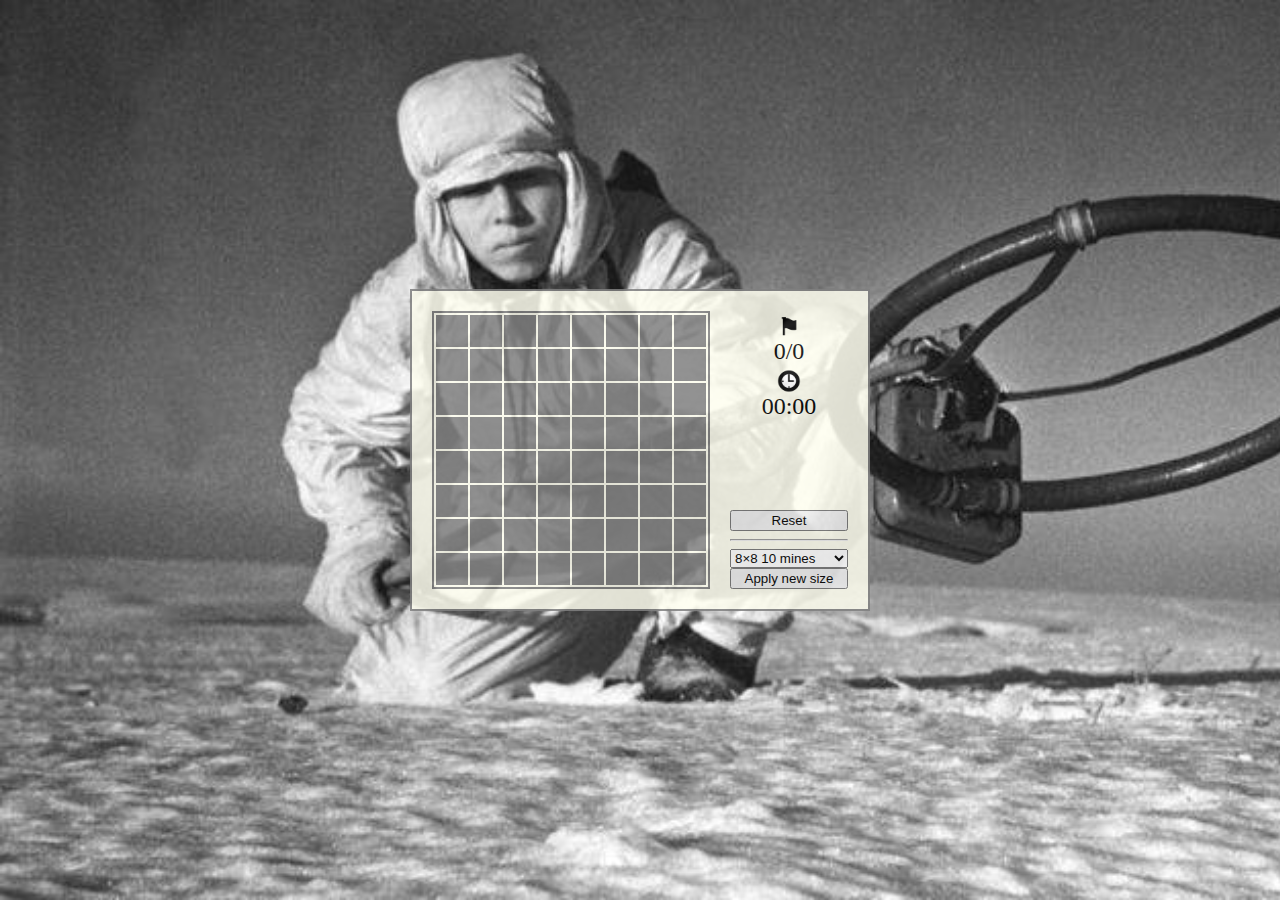
<file: example/miner-wrapper.html>
<!DOCTYPE html>
<html>
<head>
<!--
This page is a simple example of using miner.js
You can take it as base for embeding miner game in your page.
-->
<meta charset="utf-8">
<meta name="viewport" content="width=device-width, initial-scale=1.0">
<title>The miner game</title>
<link href="../miner/miner.css" type="text/css" rel="stylesheet">
<link href="miner-wrapper.css" type="text/css" rel="stylesheet">
<!-- You should use translated and minimifed versions of this two scripts -->
<script src="../miner/miner.js" type="text/javascript"></script>
<script src="miner-wrapper.js"></script>
<!-- end of scripts including -->
<link rel="shortcut icon" href="favicon.png" type="image/png">
</head>
<body>
  <div class="bg">
    <div id="centerer" class="centerer">
      <div id="miner-field-paceholder"></div>
      <div class="control-panel">
        <div class="current-values">
          <img src="flag-black.png"><br>
          <span id="flagsopened">0</span>/<span id="totalflags">0</span>
        </div>
        <div class="current-values">
          <img src="clock-black.png"><br>
          <span id="minuteselapsed">0</span>:<span id="secondselapsed">00</span>
        </div>
        <div class="spring"></div>
        <div><button type="button" onclick="resetMinerBoard('miner-field-paceholder')">Reset</button></div>
        <div><hr></div>
        <div>
          <select id="gamesize">
            <option value="[10,8,8]">8&times;8 10 mines</option>
            <option value="[40,16,16]">16&times;16 40 mines</option>
            <option value="[99,30,16]">30&times;16 99 mines</option>
          </select>
        </div>
        <div><button type="button" onclick="applySize();">Apply new size</button></div>
      </div>
    </div>
  </div>
</body>
</html>
</file>
<file: miner/miner.css>
/*
This file contains css for minesweeper game.
It is a good idea do not edit this file and use you own css file to override rules.
*/

/* the game field */
.miner-table {
  margin-left: auto;
  margin-right: auto;
  border: solid 2px gray;
}

/* common cell styles */
.miner-cell {
  background-color: grey;
  font-weight: bold;
  transition: background-color 0.3s;
  background-size: contain;
}

/* show hovered cell */
.miner-cell:hover {
  outline: dotted 1px white;
  outline-offset: -3px;
}

/* common opend cell styles */
.miner-cell-opened {
  background-color: lightgray;
}

/* amount of neighbours - each with it own color */

.miner-cell-opened[data-neighbors="1"]::before {
  content: attr(data-neighbors);
  color: blue;
}

.miner-cell-opened[data-neighbors="2"]::before {
  content: attr(data-neighbors);
  color: green;
}

.miner-cell-opened[data-neighbors="3"]::before {
  content: attr(data-neighbors);
  color: crimson;
}

.miner-cell-opened[data-neighbors="4"]::before {
  content: attr(data-neighbors);
  color: navy;
}

.miner-cell-opened[data-neighbors="5"]::before,
.miner-cell-opened[data-neighbors="6"]::before,
.miner-cell-opened[data-neighbors="7"]::before,
.miner-cell-opened[data-neighbors="8"]::before {
  content: attr(data-neighbors);
  color: maroon;
}

/* style for cells with mine - nothing by default */
.miner-cell-mine {
  /* mines are hidden */
}

/* show silver mine if game is over and cell contains mine */
.miner-table-frozen .miner-cell-mine {
  background-image: url(mine-gray.png);
}

/* show black mine if cell is opened and contains mine */
.miner-cell-mine.miner-cell-opened {
  background-color: red;
  background-image: url(mine-black.png);
}

/* Show flag sign in cell, if it seted */
.miner-cell-flag {
  background-image: url(flag-red.png);
}

/* Final state */
.miner-table-frozen .miner-cell-flag {
  background-image: none;
}

.miner-table-frozen .miner-cell-mine.miner-cell-flag {
  background-image: url(flag-red.png);
}

/* don't show mines amount if cell is buisy */
.miner-cell-flag::before,
.miner-cell-mine.miner-cell-opened::before,
.miner-table-frozen .miner-cell-flag::before,
.miner-table-frozen .miner-cell-mine::before,
.miner-table-frozen .miner-cell-mine.miner-cell-flag::before {
  content: none;
}
</file>
<file: example/miner-wrapper.css>
/*
This file is a part of example for a minesweeper game
*/

/* background image */
.bg {
  position: absolute;
  top: 0;
  bottom: 0;
  left: 0;
  right: 0;
  background-image: url(miner.jpg);
  background-size: cover;
}

/* fail animation */
@keyframes boom {
  10% {
    background-color: red;
    transform-origin: -20% -20%;
    transform: rotate(15deg) translate(-50%, -50%);
  }
  20% {
    background-color: red;
    transform: rotate(-15deg) translate(-50%, -50%);
  }
  30% {
    background-color: red;
    transform: rotate(10deg) translate(-50%, -50%);
  }
  40% {
    background-color: red;
    transform: rotate(-10deg) translate(-50%, -50%);
  }
  50% {
    transform: rotate(5deg) translate(-50%, -50%);
  }
  60% {
    transform: rotate(-5deg) translate(-50%, -50%);
  }
  70% {
    transform: rotate(3deg) translate(-50%, -50%);
  }
  80% {
    transform: rotate(-3deg) translate(-50%, -50%);
  }
  90% {
    transform: rotate(2deg) translate(-50%, -50%);
  }
  100% {
    transform: rotate(0deg) translate(-50%, -50%);
    background-color: ivory;
  }
}

/* win animation */
@keyframes win {
  10% {
    background-color: rgb(100,255,100);
  }
  30% {
    background-color: rgb(100,255,100);
  }
  100% {
    background-color: ivory;
  }
}

/* fail animation class */
.fail {
  animation: boom 0.5s;
}

/* win animation class */
.win {
  animation: win 3s;
}

/* container for game */
.centerer {
  display: flex;
  flex-direction: row;
  position: absolute;
  top: 50%;
  left: 50%;
  transform-origin: 0% 0%;
  transform: translate(-50%, -50%);
  border: solid 2px gray;
  padding: 20px;
  background-color: ivory;
  opacity: 0.85;
}

/* containers for controls */

.control-panel {
  display: flex;
  flex-direction: column;
  justify-content: space-between;
  margin-left: 20px;
}

.control-panel button,
.control-panel select {
  width: 100%;
  white-space: nowrap;
}

.control-panel .current-values {
  color: black;
  font-size: 24px;
  text-align: center;
  white-space: nowrap;
}

.control-panel img {
  width: 24px;
  height: 24px;
  vertical-align: middle;
}

/* some free space on control panel and information about final state */
.spring {
  flex-grow: 1;
  text-align: center;
  font-size: 25px;
  font-weight: bold;
  padding-top: 10px;
}

/* fail state information */
.fail .spring::before {
  content: "FAIL";
  color: red;
}

/* win state information */
.win .spring::before {
  content: "WIN";
  color: green;
}
</file>
